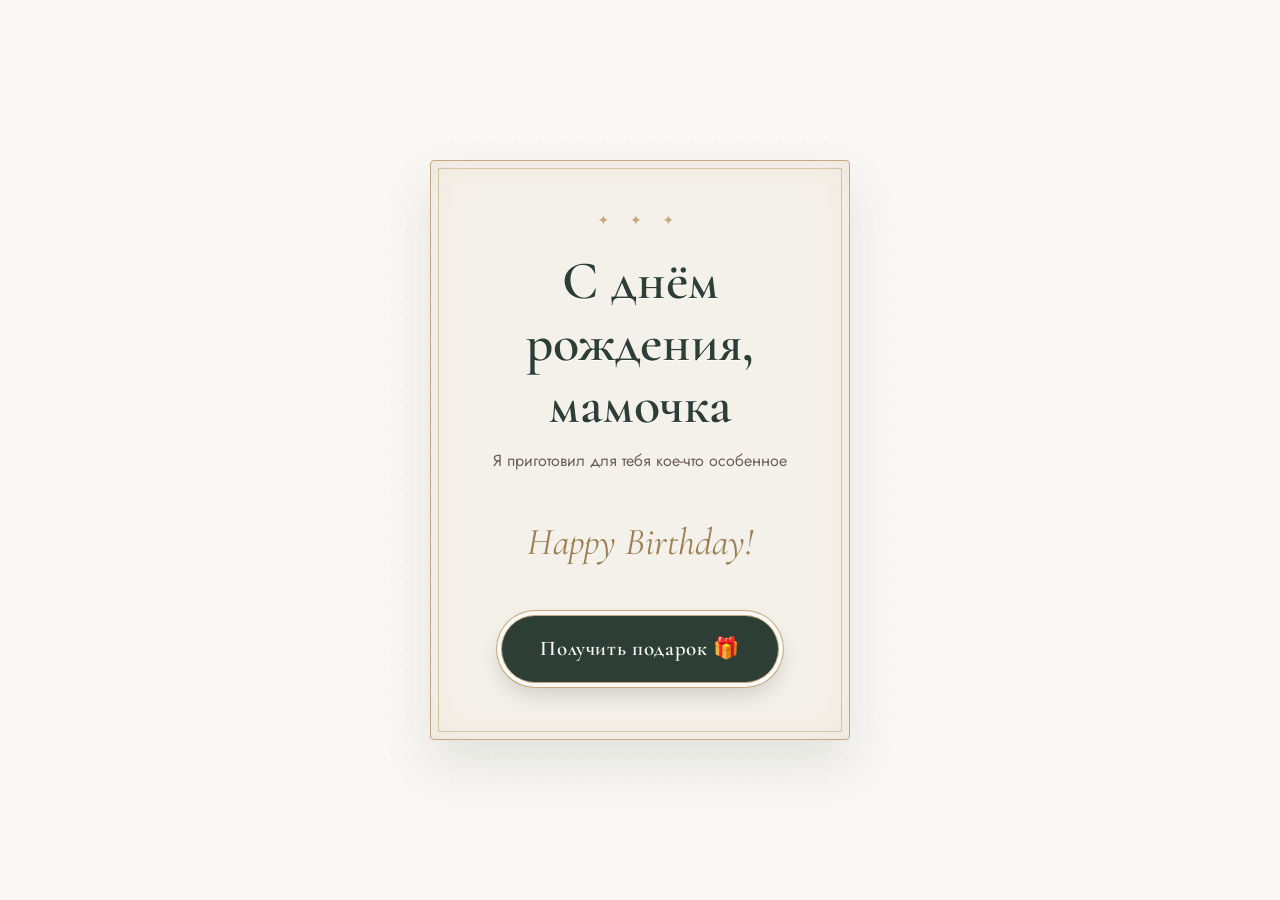
<file: index.html>
<!DOCTYPE html>
<html lang="ru">
<head>
<meta charset="UTF-8">
<meta name="viewport" content="width=device-width, initial-scale=1, viewport-fit=cover">
<meta name="theme-color" content="#2C3E35">
<title>Для тебя, мама</title>
<link href="https://fonts.googleapis.com/css2?family=Cormorant+Garamond:ital,wght@0,500;0,600;1,500&family=Jost:wght@400;500&display=swap" rel="stylesheet">
<link rel="stylesheet" href="css/style.css">
</head>
<body data-page="home">
<!-- ГЛАВНАЯ. Заголовок и подпись меняются здесь. Языки поздравлений: js/data.js -->
<main class="home"><div class="frame">
  <p class="orn">✦ ✦ ✦</p>
  <h1>С днём рождения,<br>мамочка</h1> <!-- ✏️ Заголовок, можно добавить имя мамы -->
  <p class="sub">Я приготовил для тебя кое-что особенное</p> <!-- ✏️ Подпись -->
  <div class="greet" id="greet" aria-live="polite"></div>
  <a class="btn" href="menu.html">Получить подарок 🎁</a>
</div></main>
<script src="js/data.js"></script>
<script src="js/progress.js"></script>
<script src="js/main.js"></script>
</body>
</html>
</file>
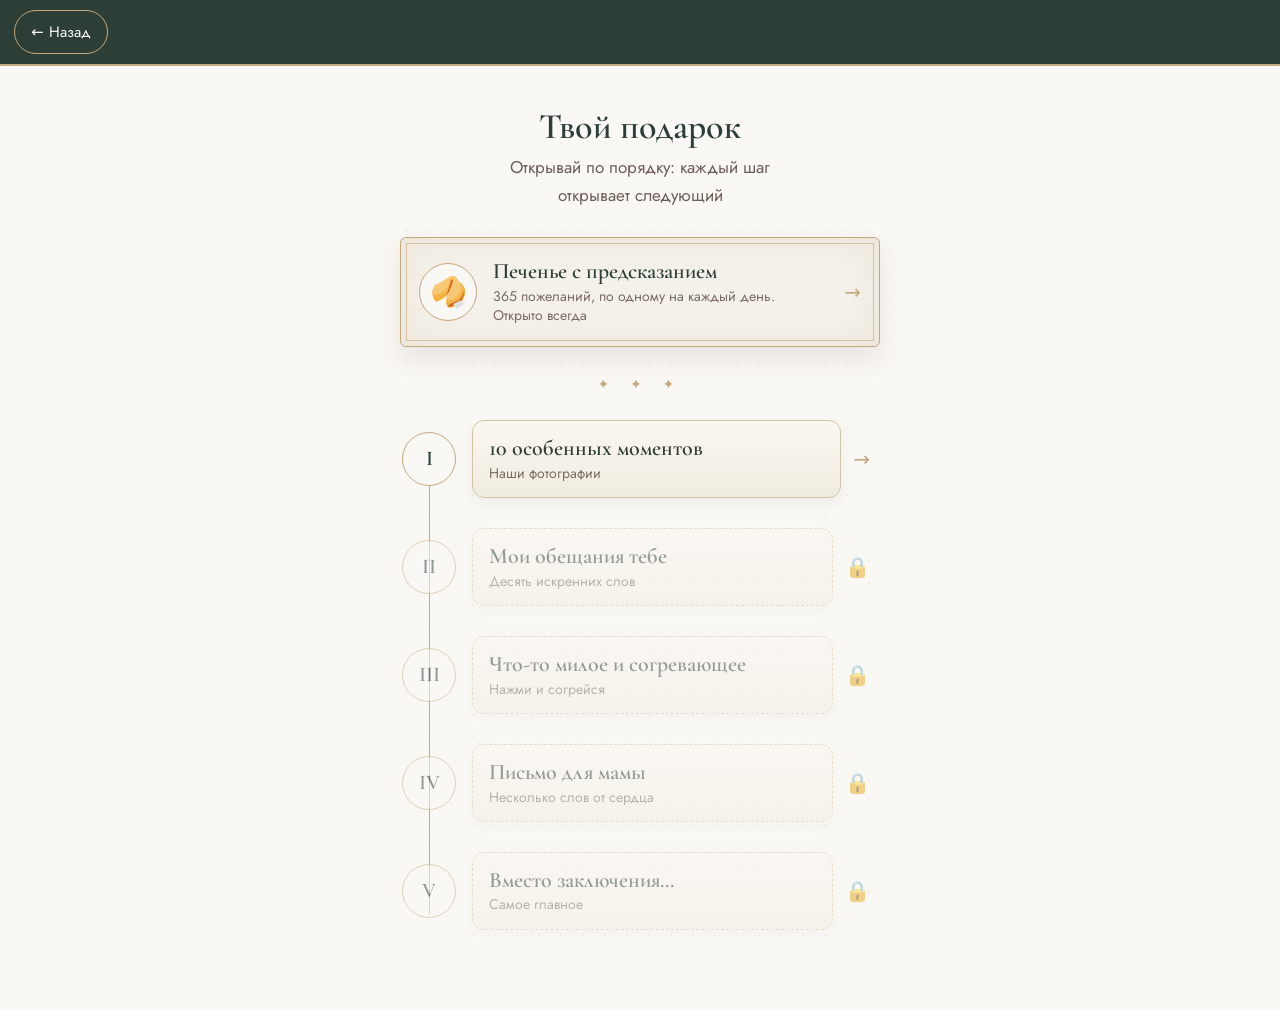
<file: final.html>
<!DOCTYPE html>
<html lang="ru">
<head>
<meta charset="UTF-8">
<meta name="viewport" content="width=device-width, initial-scale=1, viewport-fit=cover">
<meta name="theme-color" content="#2C3E35">
<title>Вместо заключения...</title>
<link href="https://fonts.googleapis.com/css2?family=Cormorant+Garamond:ital,wght@0,500;0,600;1,500&family=Jost:wght@400;500&display=swap" rel="stylesheet">
<link rel="stylesheet" href="css/style.css">
</head>
<body data-page="final" class="fin-bg">
<nav class="bar"><a href="menu.html">← Назад</a></nav>
<div class="inner"><h2>Вместо заключения...</h2><p class="orn">✦</p>
<div class="finale"><span class="seal">❤️</span><!-- ✏️ Финальное послание, можно править -->
Это не просто открытка, которую находят в интернете и отправляют за минуту.

В этот подарок я вложил своё время, душу и всю любовь, которая у меня есть к тебе.

Каждая строчка здесь — о тебе и для тебя.

Спасибо, что ты у меня есть. С днём рождения, мама! 💛</div>
</div>
<script src="js/data.js"></script>
<script src="js/progress.js"></script>
<script src="js/main.js"></script>
</body>
</html>
</file>
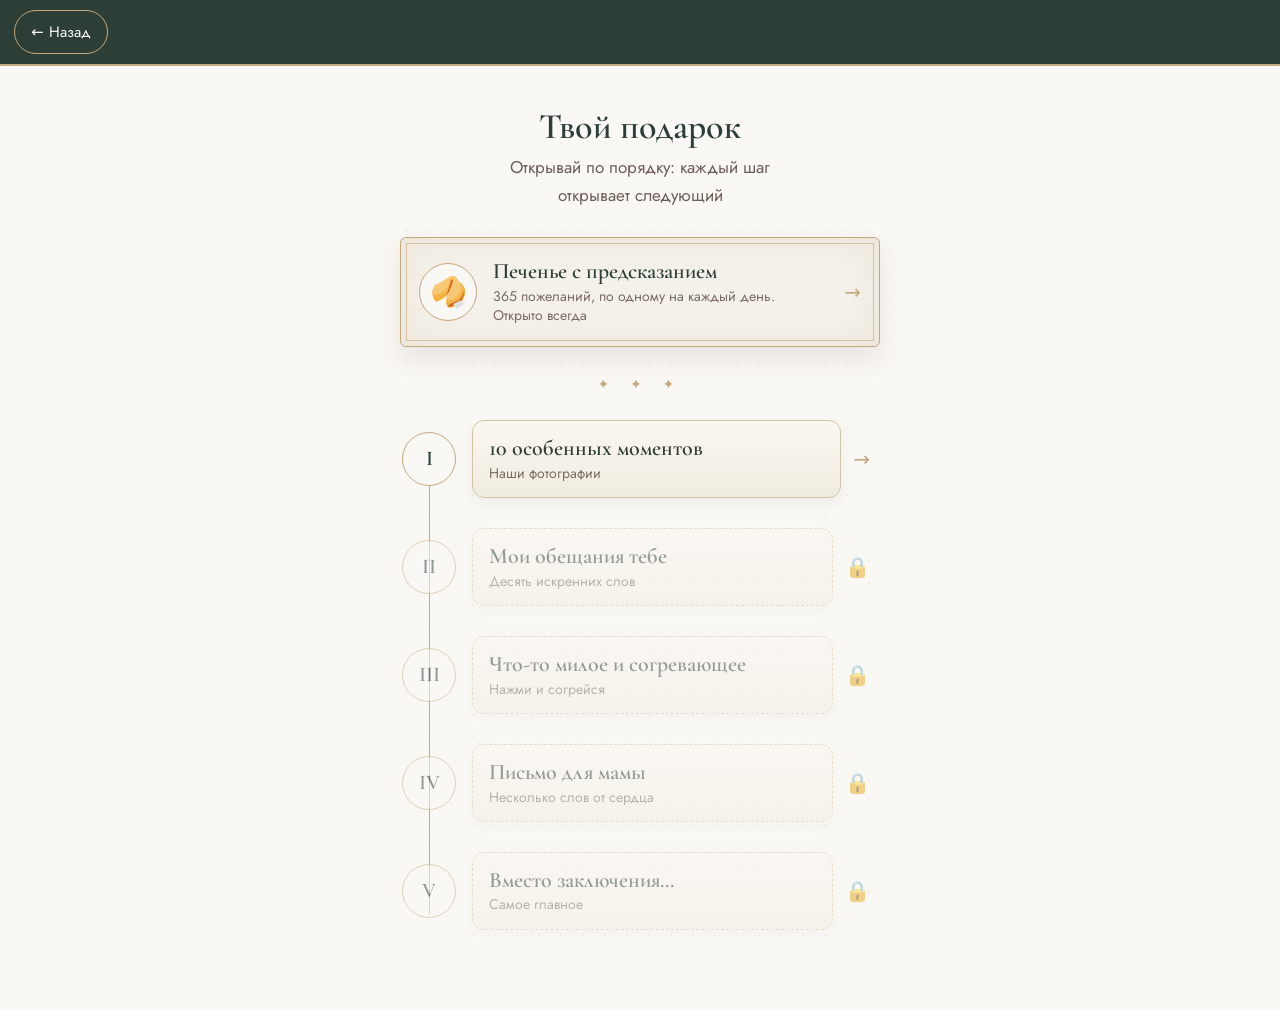
<file: letter.html>
<!DOCTYPE html>
<html lang="ru">
<head>
<meta charset="UTF-8">
<meta name="viewport" content="width=device-width, initial-scale=1, viewport-fit=cover">
<meta name="theme-color" content="#2C3E35">
<title>Письмо для мамы</title>
<link href="https://fonts.googleapis.com/css2?family=Cormorant+Garamond:ital,wght@0,500;0,600;1,500&family=Jost:wght@400;500&display=swap" rel="stylesheet">
<link rel="stylesheet" href="css/style.css">
</head>
<body data-page="letter">
<nav class="bar"><a href="menu.html">← Назад</a></nav>
<div class="inner"><h2>Письмо для мамы</h2><p class="orn">✦</p>
<div class="letter"><!-- ✏️ ВПИШИ СВОЙ ТЕКСТ НИЖЕ. Новая строка в коде = новая строка в письме. -->
Дорогая мамочка!

Я поздравляю тебя с твои днем рождения! Для меня очень важно что-то подарить тебе, но так как я не обладаю средствами на покупку, я решил сделать то чтоя умею.
Я хотел написать о том как сильно люблю тебя и ценю все что ты делаешь для меня, и для всей семьи, не описать словами как много ты делаешь и как ты важна для меня.
Я верю и иду к тому чтоб как можно скорее ты увидела как я тебя ценю и люблю, ведь моя главная цель это сделать вас счастливыми.
<span class="sign">Твой Кирюша ...</span><!-- ✏️ Подпись --></div>
</div>
<script src="js/data.js"></script>
<script src="js/progress.js"></script>
<script src="js/main.js"></script>
</body>
</html>
</file>
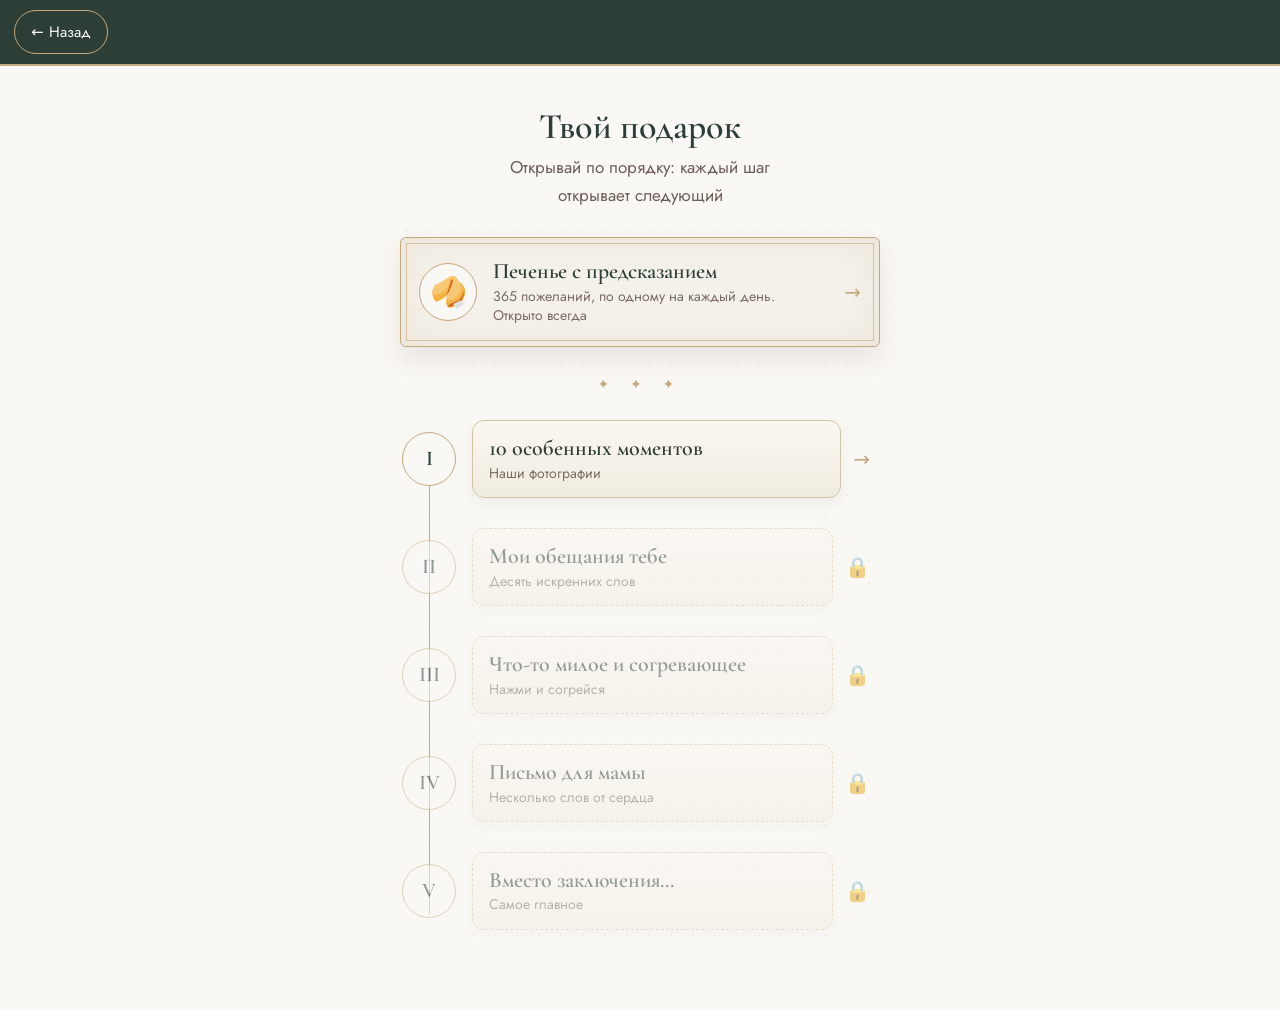
<file: menu.html>
<!DOCTYPE html>
<html lang="ru">
<head>
<meta charset="UTF-8">
<meta name="viewport" content="width=device-width, initial-scale=1, viewport-fit=cover">
<meta name="theme-color" content="#2C3E35">
<title>Твой подарок</title>
<link href="https://fonts.googleapis.com/css2?family=Cormorant+Garamond:ital,wght@0,500;0,600;1,500&family=Jost:wght@400;500&display=swap" rel="stylesheet">
<link rel="stylesheet" href="css/style.css">
</head>
<body data-page="menu">
<!-- МЕНЮ. Разделы открываются по порядку. Печенье с предсказанием открыто всегда. -->
<nav class="bar"><a href="index.html">← Назад</a></nav>
<main class="menu">
  <header><h2>Твой подарок</h2><p>Открывай по порядку: каждый шаг открывает следующий</p></header>
  <a class="wishcard" href="wishes.html"><span class="cookie-ic">🥠</span><span class="txt"><b>Печенье с предсказанием</b><small>365 пожеланий, по одному на каждый день. Открыто всегда</small></span><span class="state">→</span></a>
  <p class="orn">✦ ✦ ✦</p>
  <div class="path">
<a class="step" data-step="moments" href="moments.html"><span class="num">I</span><span class="txt"><b>10 особенных моментов</b><small>Наши фотографии</small></span><span class="state">→</span></a>
<a class="step" data-step="promises" href="promises.html"><span class="num">II</span><span class="txt"><b>Мои обещания тебе</b><small>Десять искренних слов</small></span><span class="state">→</span></a>
<a class="step" data-step="warm" href="warm.html"><span class="num">III</span><span class="txt"><b>Что-то милое и согревающее</b><small>Нажми и согрейся</small></span><span class="state">→</span></a>
<a class="step" data-step="letter" href="letter.html"><span class="num">IV</span><span class="txt"><b>Письмо для мамы</b><small>Несколько слов от сердца</small></span><span class="state">→</span></a>
<a class="step final" data-step="final" href="final.html"><span class="num">V</span><span class="txt"><b>Вместо заключения...</b><small>Самое главное</small></span><span class="state">→</span></a>
  </div>
</main>
<script src="js/data.js"></script>
<script src="js/progress.js"></script>
<script src="js/main.js"></script>
</body>
</html>
</file>
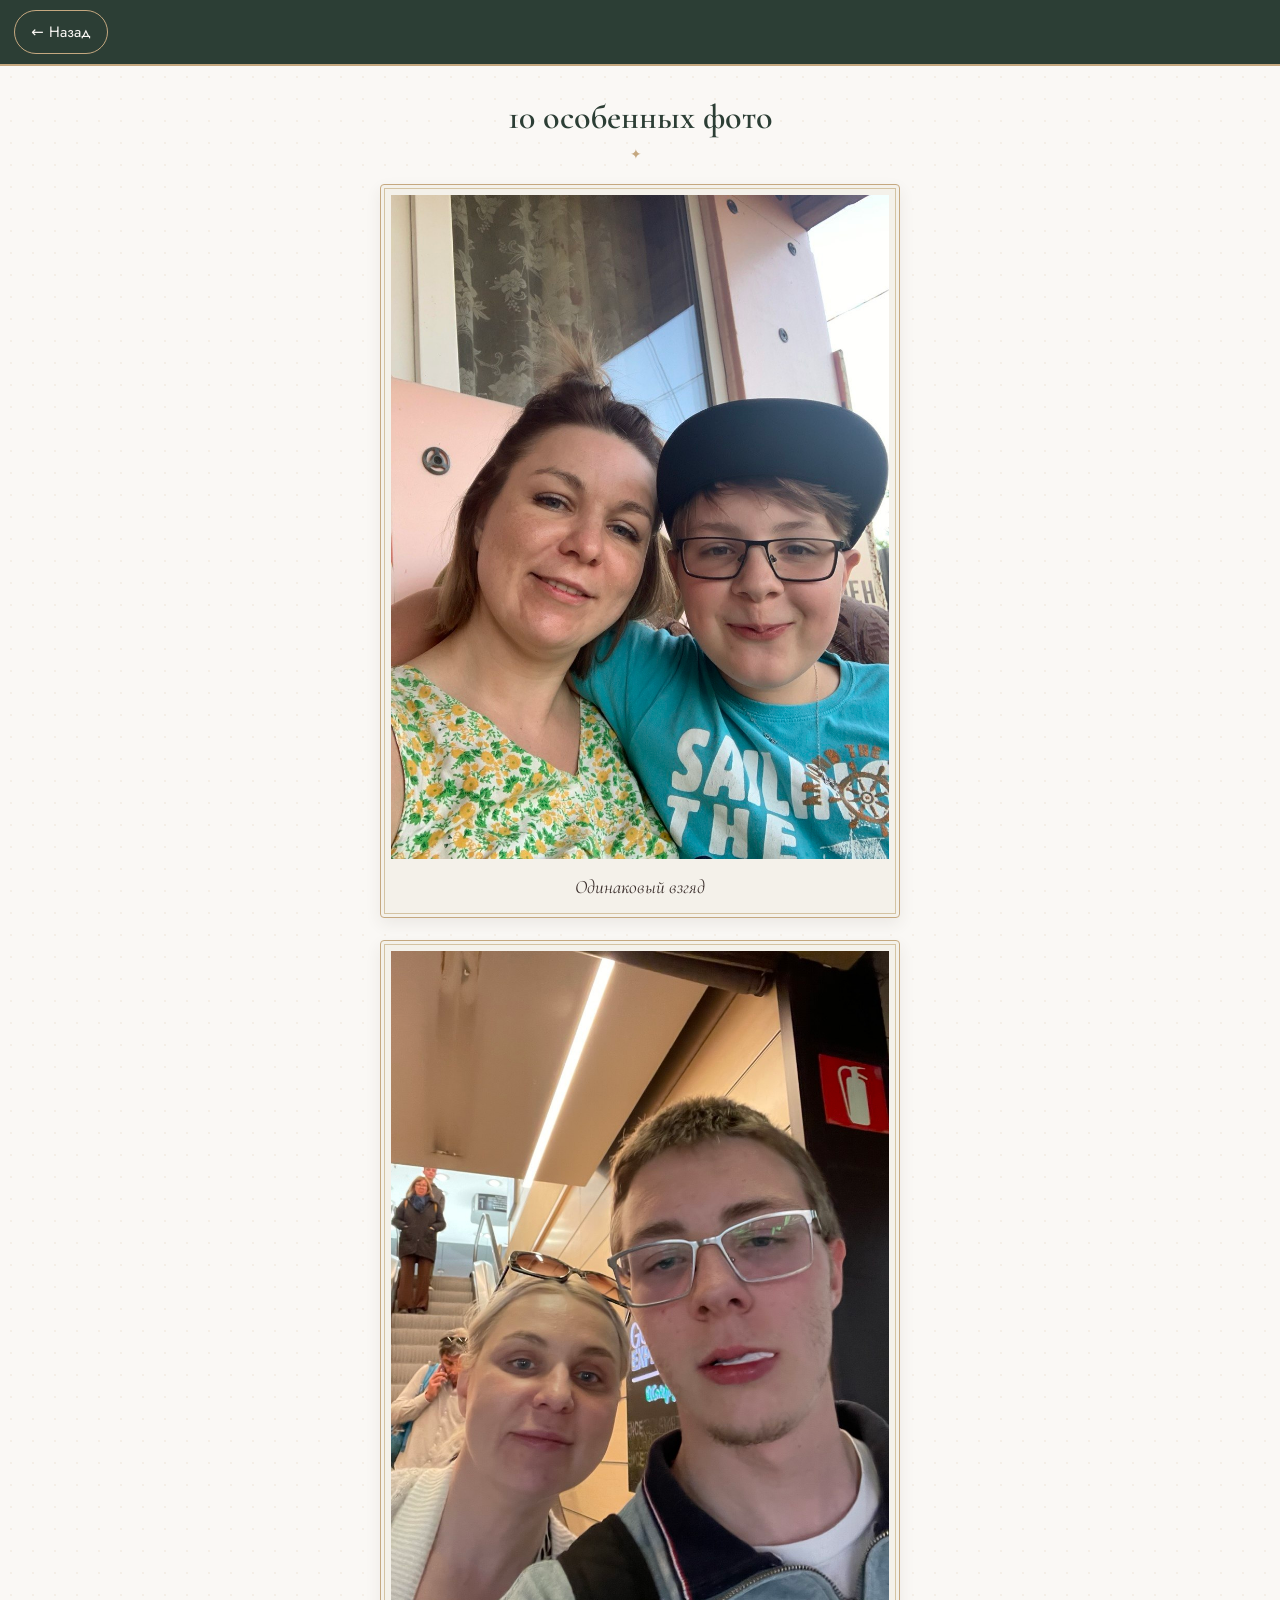
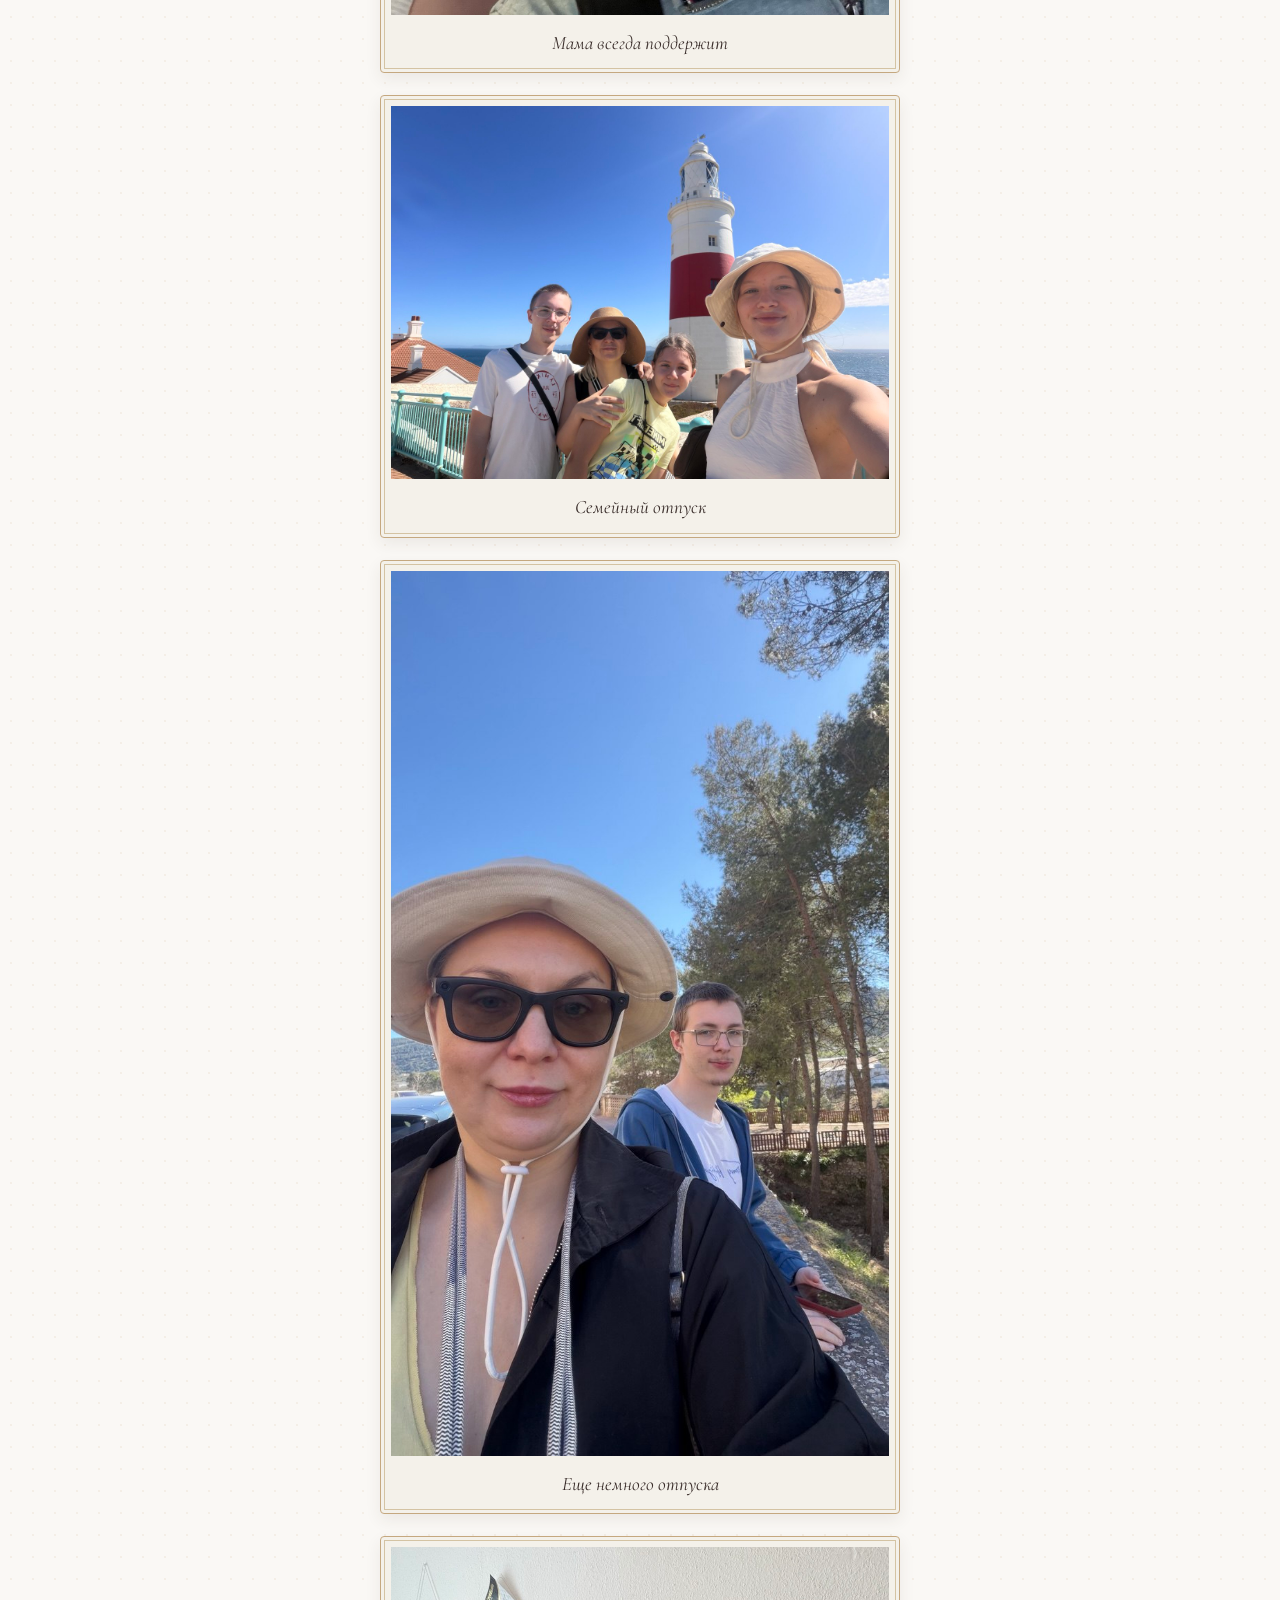
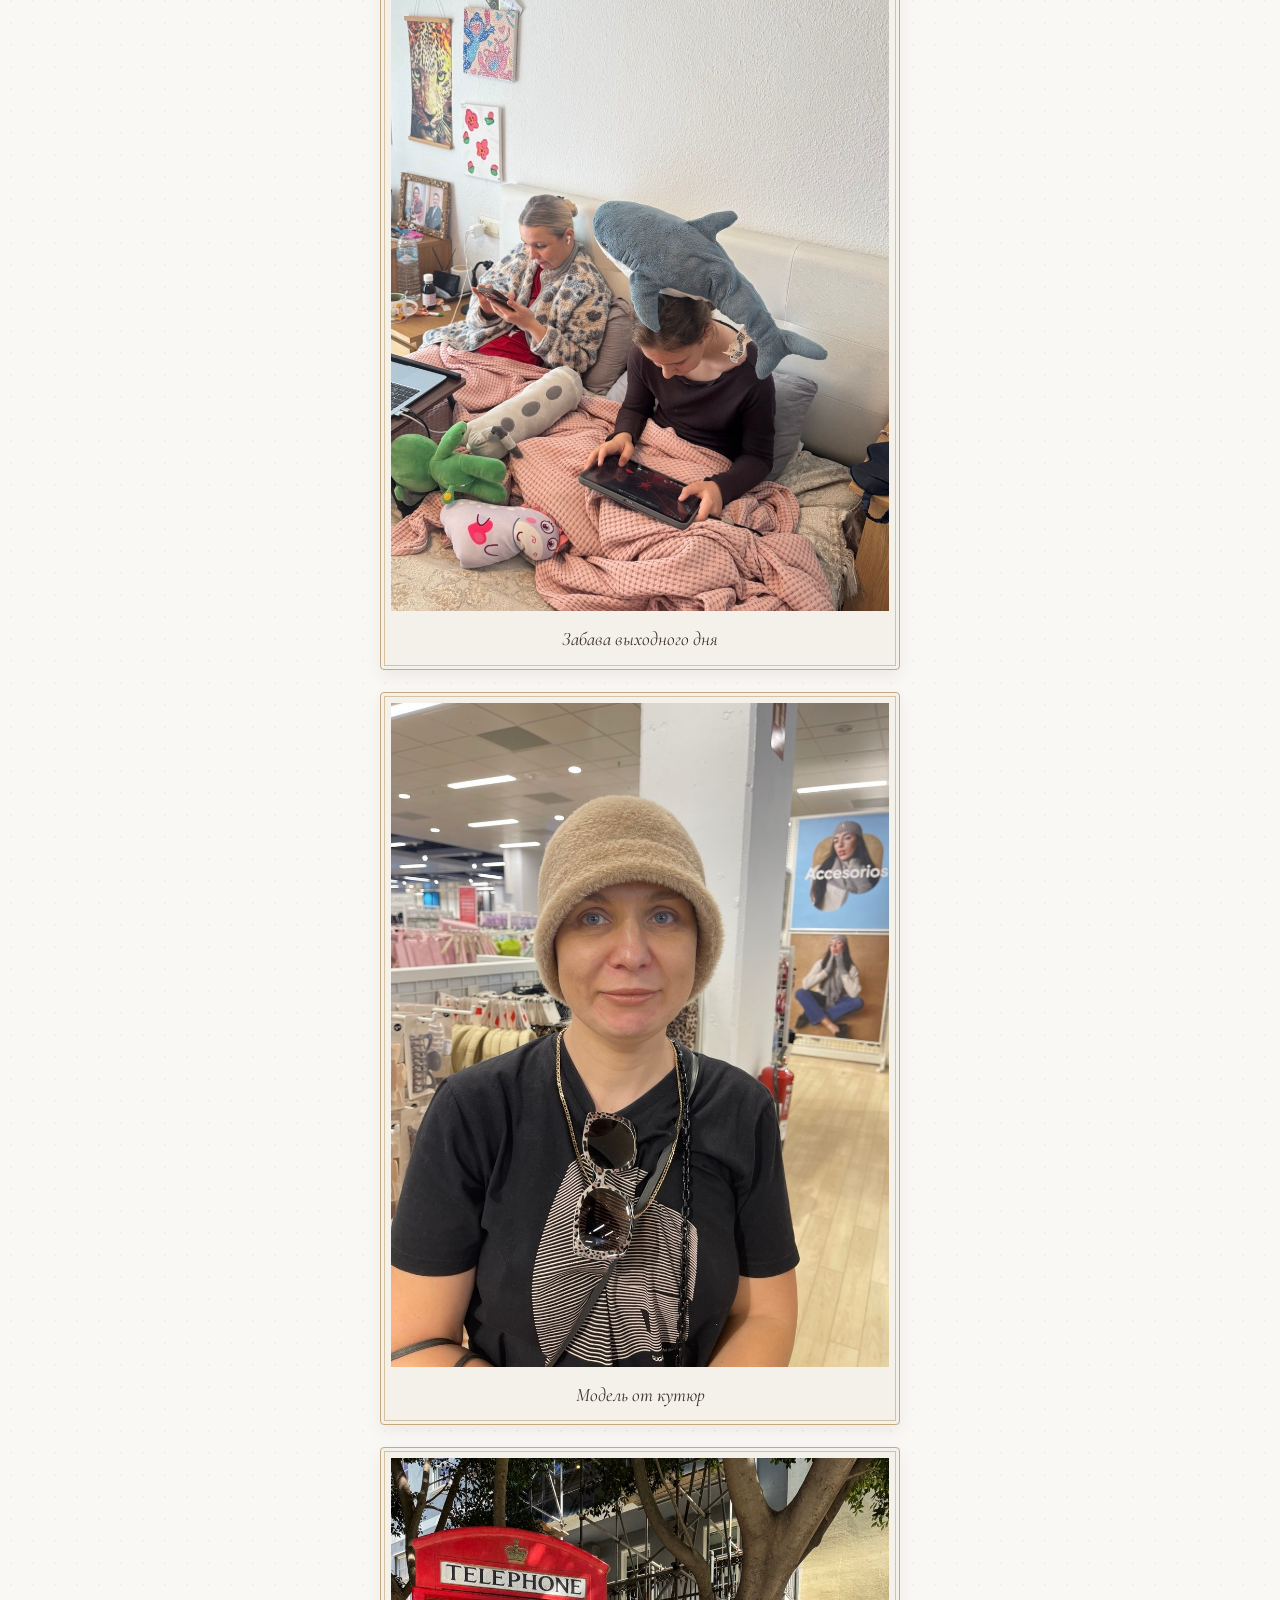
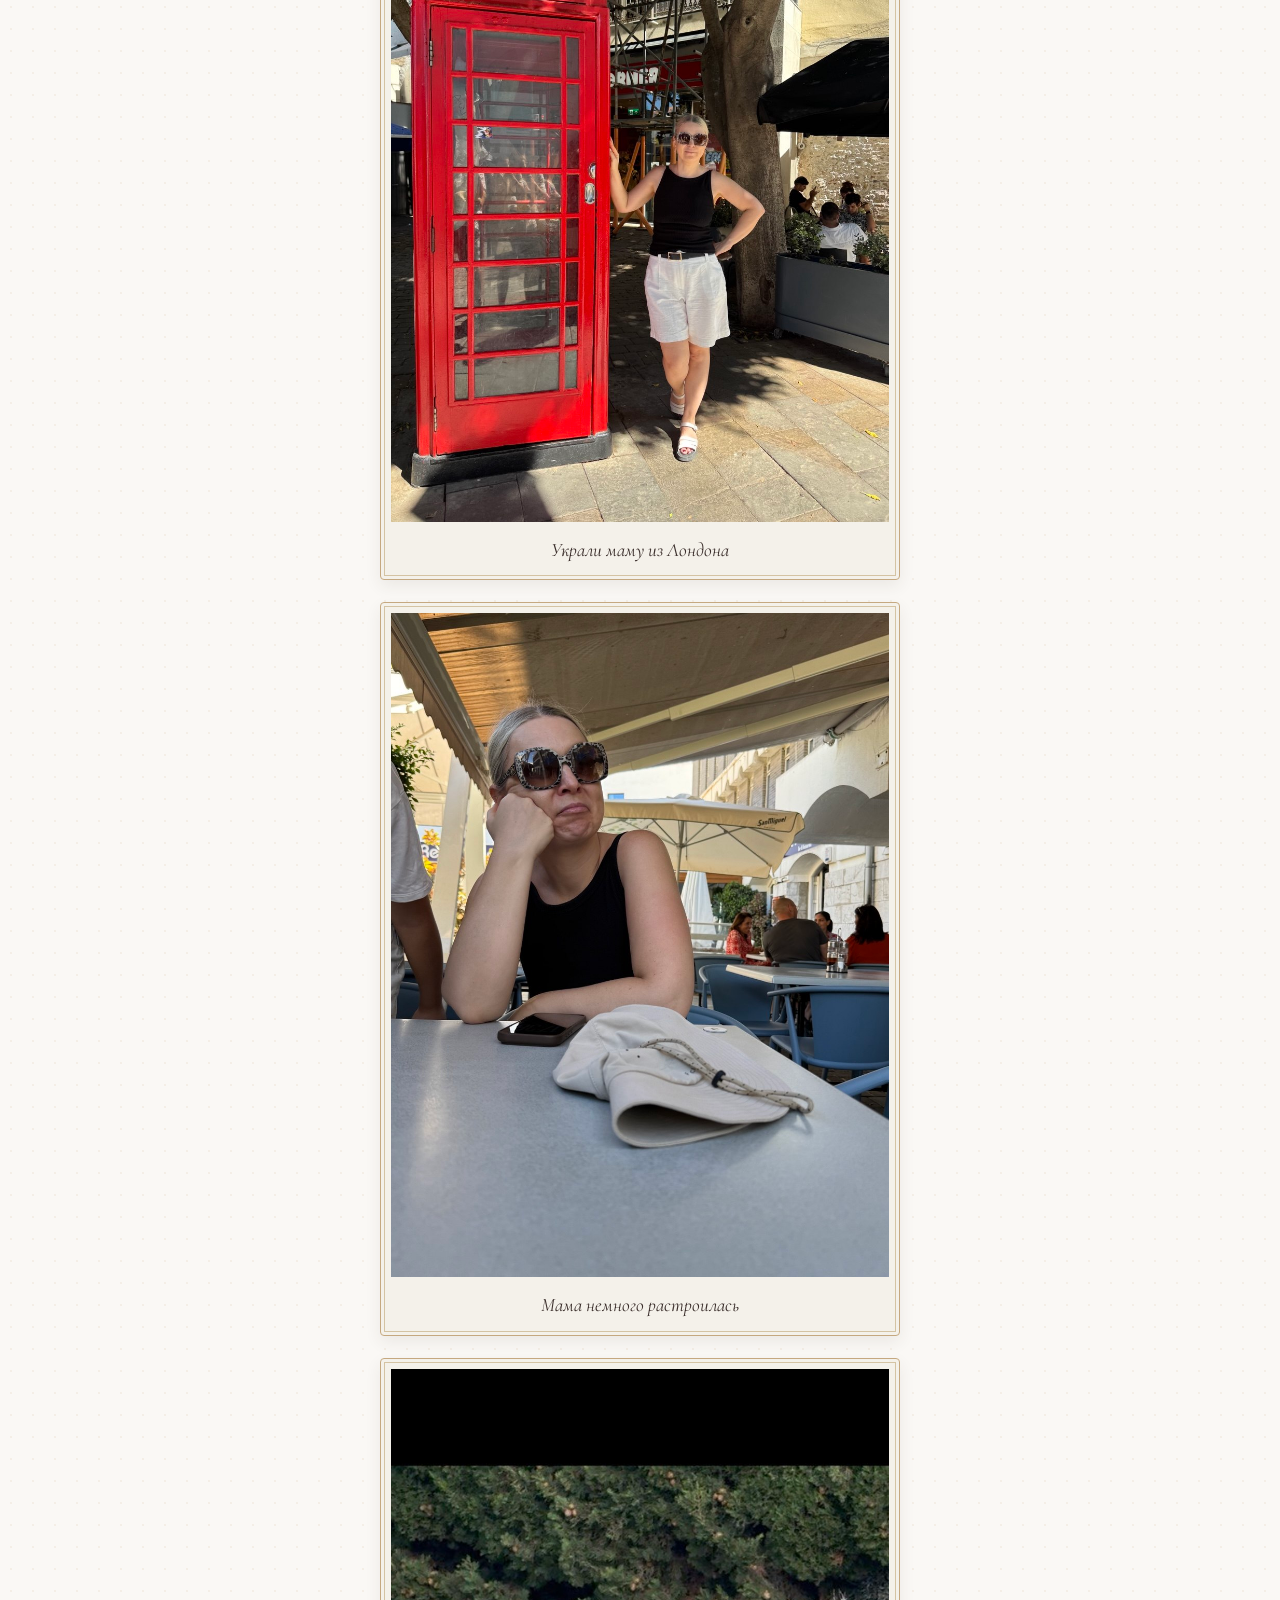
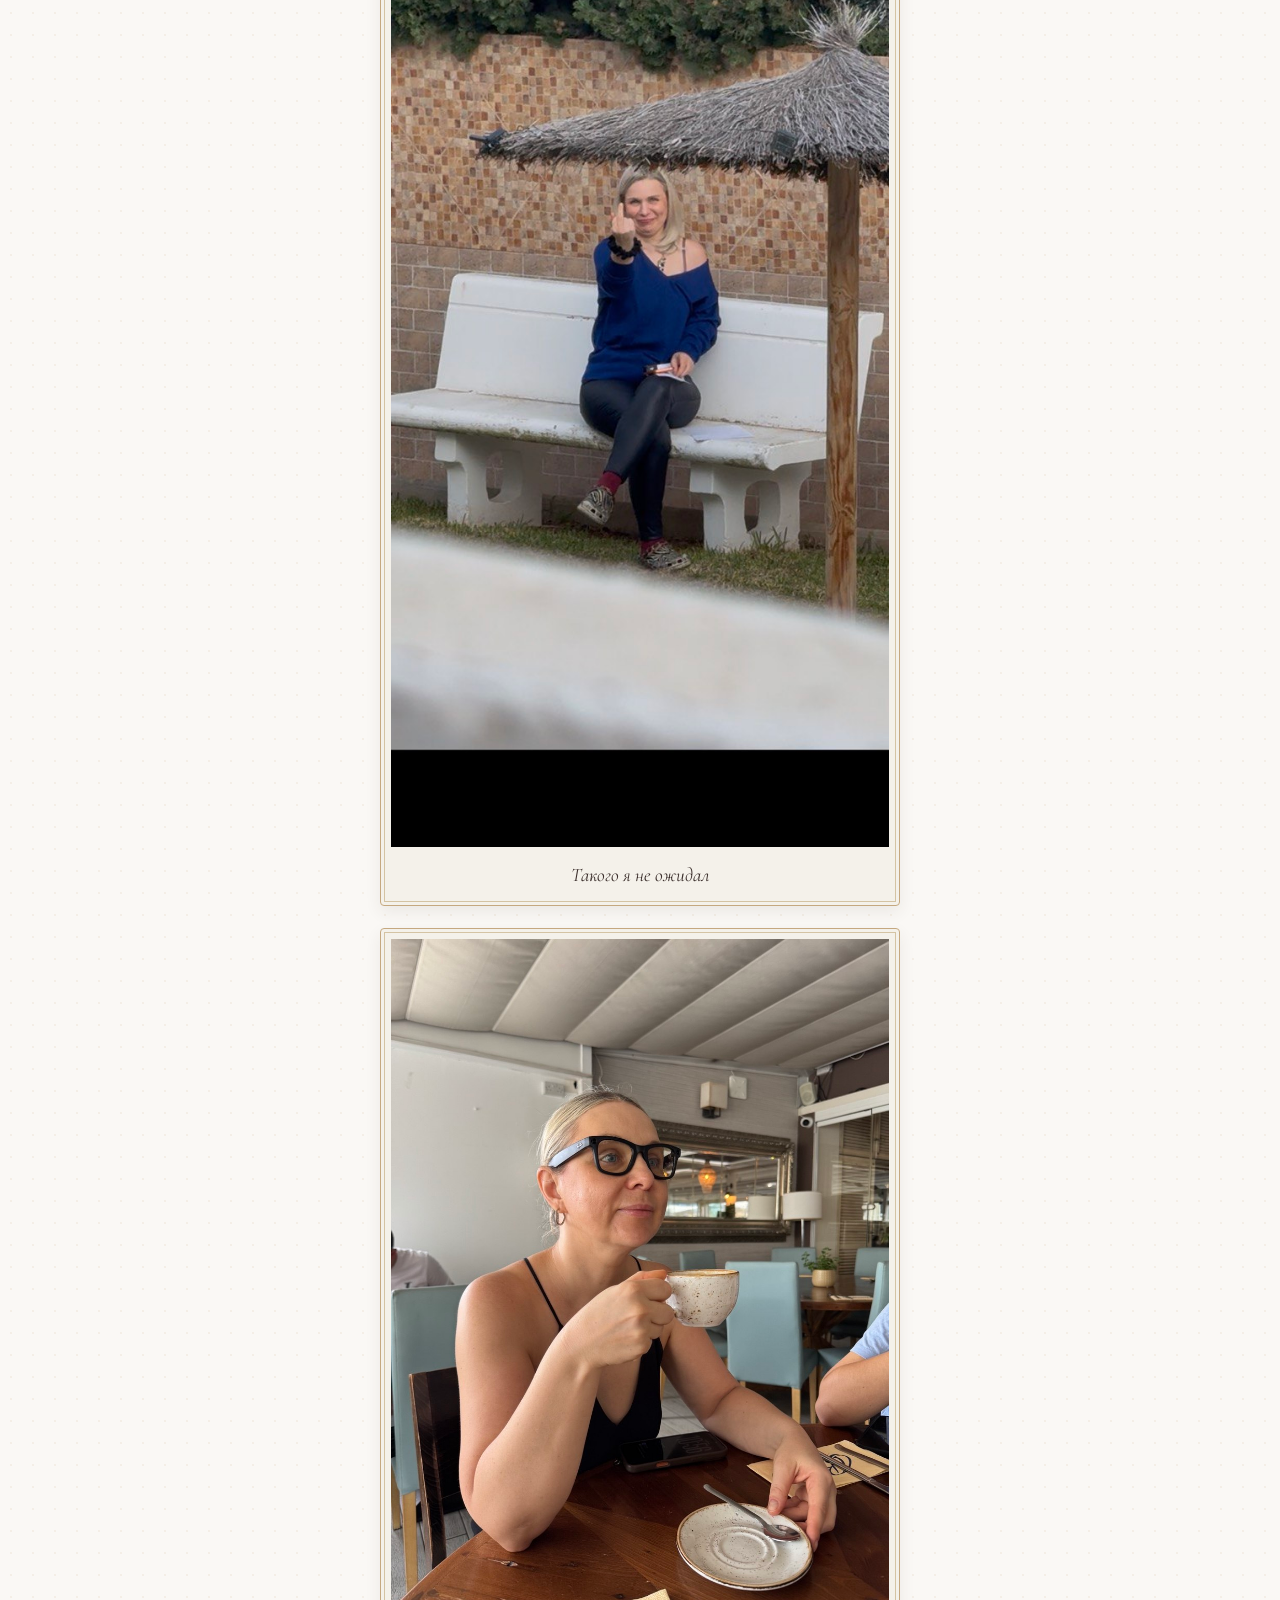
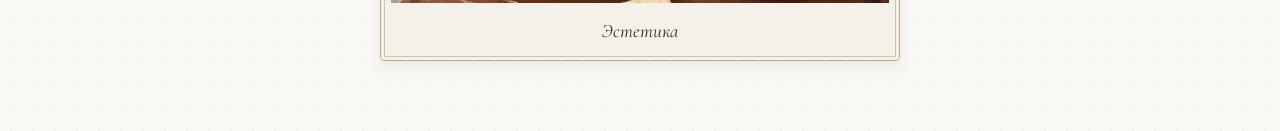
<file: moments.html>
<!DOCTYPE html>
<html lang="ru">
<head>
<meta charset="UTF-8">
<meta name="viewport" content="width=device-width, initial-scale=1, viewport-fit=cover">
<meta name="theme-color" content="#2C3E35">
<title>10 особенных фото</title>
<link href="https://fonts.googleapis.com/css2?family=Cormorant+Garamond:ital,wght@0,500;0,600;1,500&family=Jost:wght@400;500&display=swap" rel="stylesheet">
<link rel="stylesheet" href="css/style.css">
</head>
<body data-page="moments">
<nav class="bar"><a href="menu.html">← Назад</a></nav>
<!-- Фото и подписи меняются в js/data.js (блок photos) -->
<div class="inner"><h2>10 особенных фото</h2><p class="orn">✦</p><div class="photos" id="photoList"></div></div>
<script src="js/data.js"></script>
<script src="js/progress.js"></script>
<script src="js/main.js"></script>
</body>
</html>
</file>
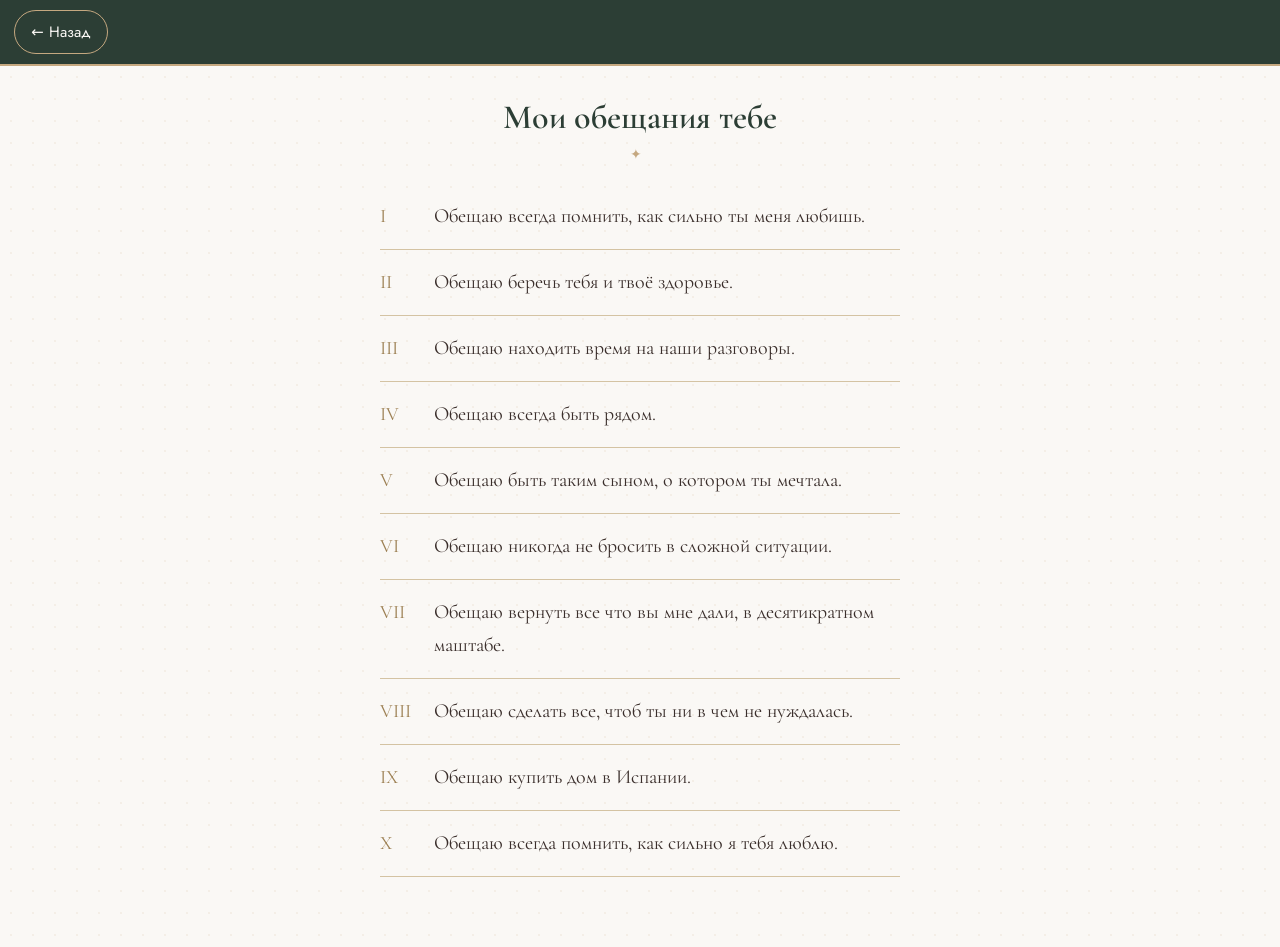
<file: promises.html>
<!DOCTYPE html>
<html lang="ru">
<head>
<meta charset="UTF-8">
<meta name="viewport" content="width=device-width, initial-scale=1, viewport-fit=cover">
<meta name="theme-color" content="#2C3E35">
<title>Мои обещания тебе</title>
<link href="https://fonts.googleapis.com/css2?family=Cormorant+Garamond:ital,wght@0,500;0,600;1,500&family=Jost:wght@400;500&display=swap" rel="stylesheet">
<link rel="stylesheet" href="css/style.css">
</head>
<body data-page="promises">
<nav class="bar"><a href="menu.html">← Назад</a></nav>
<!-- Обещания меняются в js/data.js (блок promises) -->
<div class="inner"><h2>Мои обещания тебе</h2><p class="orn">✦</p><ol class="promises" id="promiseList"></ol></div>
<script src="js/data.js"></script>
<script src="js/progress.js"></script>
<script src="js/main.js"></script>
</body>
</html>
</file>
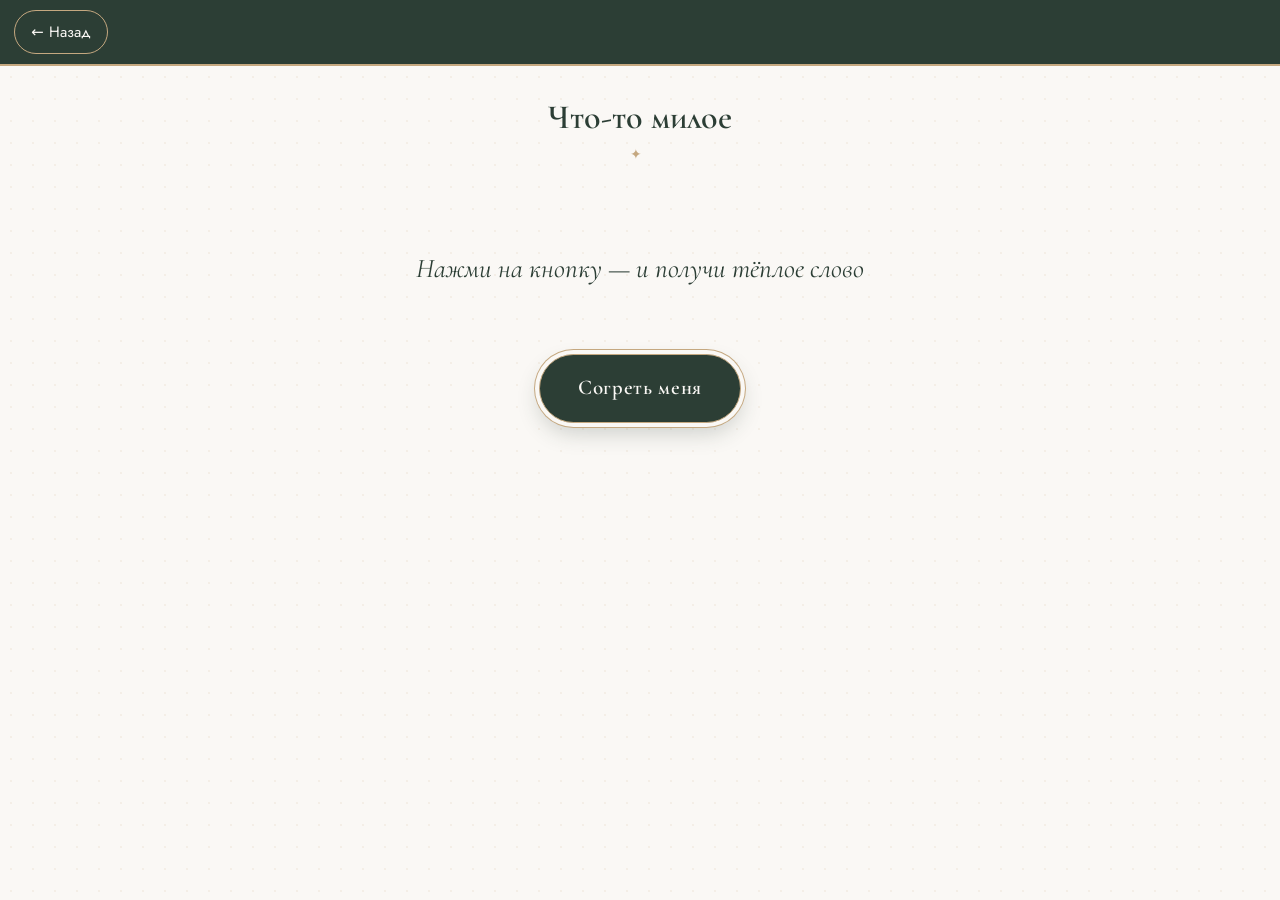
<file: warm.html>
<!DOCTYPE html>
<html lang="ru">
<head>
<meta charset="UTF-8">
<meta name="viewport" content="width=device-width, initial-scale=1, viewport-fit=cover">
<meta name="theme-color" content="#2C3E35">
<title>Что-то милое</title>
<link href="https://fonts.googleapis.com/css2?family=Cormorant+Garamond:ital,wght@0,500;0,600;1,500&family=Jost:wght@400;500&display=swap" rel="stylesheet">
<link rel="stylesheet" href="css/style.css">
</head>
<body data-page="warm">
<nav class="bar"><a href="menu.html">← Назад</a></nav>
<!-- Тёплые слова меняются в js/data.js (блок compliments) -->
<div class="inner warm"><h2>Что-то милое</h2><p class="orn">✦</p>
<div class="phrase" id="phrase">Нажми на кнопку — и получи тёплое слово</div>
<button class="btn" id="warmBtn">Согреть меня</button></div>
<script src="js/data.js"></script>
<script src="js/progress.js"></script>
<script src="js/main.js"></script>
</body>
</html>
</file>
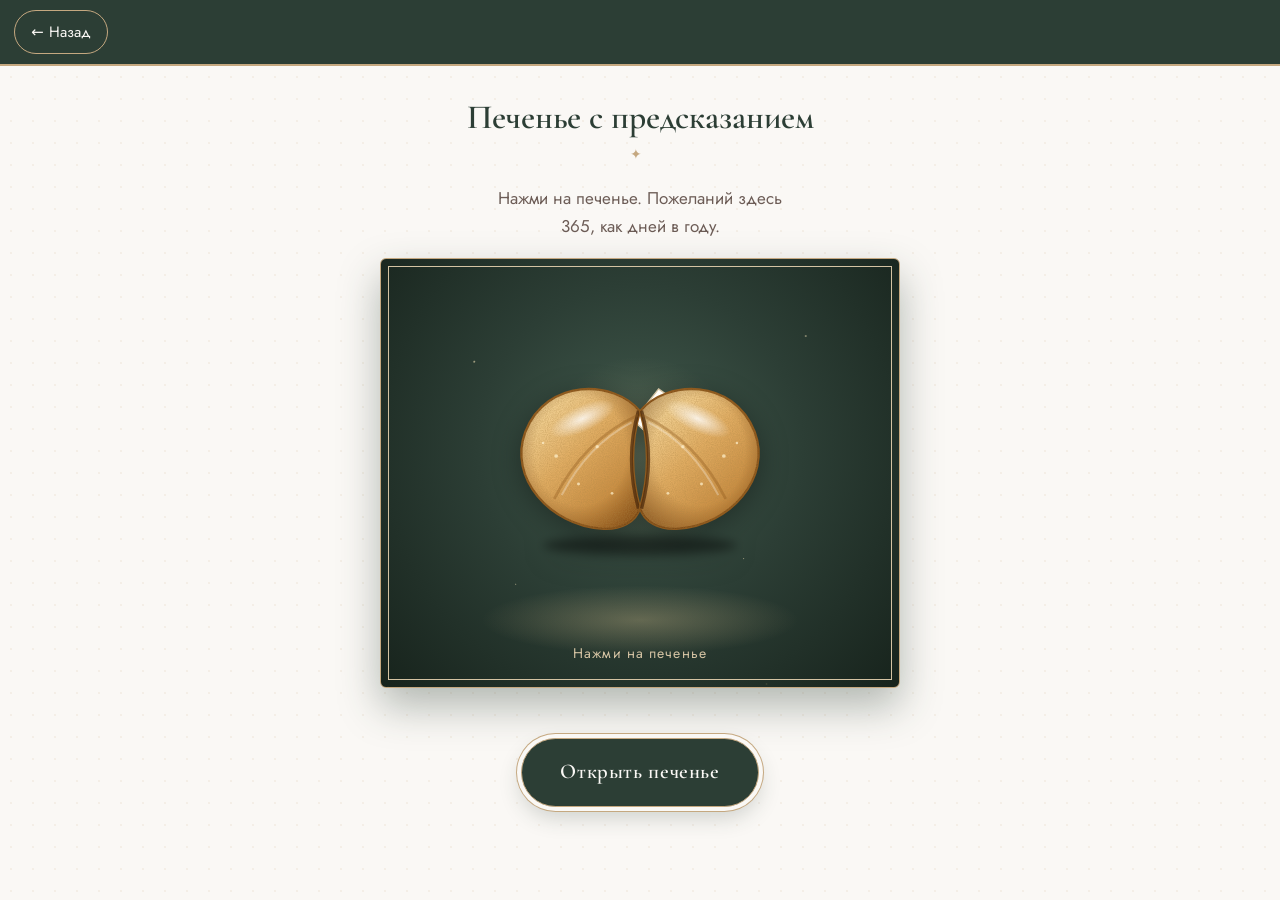
<file: wishes.html>
<!DOCTYPE html>
<html lang="ru">
<head>
<meta charset="UTF-8">
<meta name="viewport" content="width=device-width, initial-scale=1, viewport-fit=cover">
<meta name="theme-color" content="#2C3E35">
<title>Печенье с предсказанием</title>
<link href="https://fonts.googleapis.com/css2?family=Cormorant+Garamond:ital,wght@0,500;0,600;1,500&family=Jost:wght@400;500&display=swap" rel="stylesheet">
<link rel="stylesheet" href="css/style.css">
</head>
<body data-page="wishes">
<nav class="bar"><a href="menu.html">← Назад</a></nav>
<!-- ПЕЧЕНЬЕ С ПРЕДСКАЗАНИЕМ. Пожелания лежат в js/wishes.js, там их можно менять. -->
<div class="inner wishpage"><h2>Печенье с предсказанием</h2><p class="orn">✦</p>
<p class="lead">Нажми на печенье. Пожеланий здесь 365, как дней в году.</p>
<!-- СЦЕНА С ПЕЧЕНЬЕМ. Сами пожелания лежат в js/wishes.js -->
<div class="altar idle" id="stage">
  <canvas id="fx"></canvas><div class="rays"></div><div class="halo"></div>
  <div class="cookie"><svg viewBox="0 0 300 220" width="280" height="205" aria-hidden="true">
<defs>
<path id="pl" d="M150 62 C122 28 50 26 27 84 C8 134 54 184 108 188 C130 190 146 180 150 166 C140 130 140 96 150 62 Z"/><path id="pr" d="M150 62 C178 28 250 26 273 84 C292 134 246 184 192 188 C170 190 154 180 150 166 C160 130 160 96 150 62 Z"/>
<clipPath id="cl"><use href="#pl"/></clipPath><clipPath id="cr"><use href="#pr"/></clipPath>
<linearGradient id="ckb" x1=".1" y1="0" x2=".9" y2="1"><stop offset="0" stop-color="#F8E0A8"/><stop offset=".45" stop-color="#E0AC62"/><stop offset="1" stop-color="#B9792E"/></linearGradient>
<radialGradient id="ckv" cx=".5" cy=".45" r=".62"><stop offset=".62" stop-color="#6B3A0C" stop-opacity="0"/><stop offset="1" stop-color="#6B3A0C" stop-opacity=".55"/></radialGradient>
<radialGradient id="ckh"><stop offset="0" stop-color="#fff" stop-opacity=".8"/><stop offset="1" stop-color="#fff" stop-opacity="0"/></radialGradient>
<filter id="grain" x="0" y="0" width="100%" height="100%"><feTurbulence type="fractalNoise" baseFrequency=".85" numOctaves="2" seed="7"/><feColorMatrix values="0 0 0 0 .42  0 0 0 0 .24  0 0 0 0 .06  0 0 1.3 0 -.4"/></filter>
</defs>
<ellipse class="sh" cx="150" cy="206" rx="104" ry="10"/>
<path class="tip" d="M143 72 L170 38 L184 48 L154 82 Z" fill="#FFFDF8" stroke="#D4C3A3" stroke-width="1.5"/>
<g class="half l"><use href="#pl" fill="url(#ckb)" stroke="#8F5A1E" stroke-width="2.5" stroke-linejoin="round"/><use href="#pl" fill="url(#ckv)"/>
<rect width="300" height="220" filter="url(#grain)" opacity=".5" clip-path="url(#cl)"/>
<g clip-path="url(#cl)"><path d="M150 62 C140 96 140 130 150 166" fill="none" stroke="#4E2B0C" stroke-width="7" opacity=".75"/><path d="M148 66 C118 80 84 104 58 156" fill="none" stroke="#8A5418" stroke-width="3" opacity=".35"/><path d="M141 74 C114 88 88 110 66 152" fill="none" stroke="#fff" stroke-width="2.2" opacity=".28"/>
<ellipse cx="88" cy="70" rx="38" ry="14" fill="url(#ckh)" transform="rotate(-25 88 70)"/><g fill="#FFF2CF" opacity=".7"><circle cx="60" cy="110" r="2"/><circle cx="84" cy="140" r="1.6"/><circle cx="46" cy="96" r="1.4"/><circle cx="104" cy="100" r="1.8"/><circle cx="120" cy="150" r="1.5"/></g></g>
<path class="crackln" d="M150 56 L142 86 L158 108 L141 132 L156 152 L150 172" fill="none" stroke="#FFF3C8" stroke-width="3" stroke-linejoin="round"/></g>
<g class="half r"><use href="#pr" fill="url(#ckb)" stroke="#8F5A1E" stroke-width="2.5" stroke-linejoin="round"/><use href="#pr" fill="url(#ckv)"/>
<rect width="300" height="220" filter="url(#grain)" opacity=".5" clip-path="url(#cr)"/>
<g clip-path="url(#cr)"><path d="M150 62 C160 96 160 130 150 166" fill="none" stroke="#4E2B0C" stroke-width="7" opacity=".75"/><path d="M152 66 C182 80 216 104 242 156" fill="none" stroke="#8A5418" stroke-width="3" opacity=".35"/><path d="M159 74 C186 88 212 110 234 152" fill="none" stroke="#fff" stroke-width="2.2" opacity=".28"/>
<ellipse cx="212" cy="70" rx="38" ry="14" fill="url(#ckh)" transform="rotate(25 212 70)"/><g fill="#FFF2CF" opacity=".7"><circle cx="240" cy="110" r="2"/><circle cx="216" cy="140" r="1.6"/><circle cx="254" cy="96" r="1.4"/><circle cx="196" cy="100" r="1.8"/><circle cx="180" cy="150" r="1.5"/></g></g>
</g>
</svg></div>
  <div class="paper"></div><div class="ring"></div><div class="ring r2"></div><div class="flash"></div>
  <p class="hint">Нажми на печенье</p>
</div>
<!-- КАРТОЧКА С ПОЖЕЛАНИЕМ: появляется под сценой после раскрытия печенья -->
<div class="wishbox" id="wishbox"><p id="wish"></p></div>
<p class="wcount" id="wishCount"></p>
<button class="btn" id="cookieBtn">Открыть печенье</button></div>
<script src="js/wishes.js"></script>
<script src="js/cookie.js"></script>
<script src="js/data.js"></script>
<script src="js/progress.js"></script>
<script src="js/main.js"></script>
</body>
</html>
</file>
<file: css/style.css>
/* ===== ЦВЕТА И ШРИФТЫ: всё меняется здесь ===== */
:root{
  --paper:#FAF8F5;   /* фон: слоновая кость */
  --paper2:#F4F1EA;  /* фон плашек и писем */
  --green:#2C3E35;   /* глубокий тёмно-зелёный */
  --gold:#C5A880;    /* золото */
  --gold2:#D4C3A3;   /* приглушённый беж */
  --ink:#3A2E2B;     /* шоколадный текст */
  --serif:'Cormorant Garamond',Georgia,'Times New Roman',serif;
  --sans:'Jost',system-ui,-apple-system,'Segoe UI',sans-serif;
}
*{box-sizing:border-box;margin:0;padding:0;-webkit-tap-highlight-color:transparent}
html{scroll-behavior:smooth}
body{background:var(--paper);color:var(--ink);font-family:var(--sans);font-size:17px;line-height:1.65;overflow-x:hidden;min-height:100svh;animation:pageIn .7s ease both}
body.leaving{opacity:0;transform:translateY(-6px);transition:opacity .28s,transform .28s}
@keyframes pageIn{from{opacity:0;transform:translateY(10px) scale(.99)}to{opacity:1;transform:none}}
a,button{font:inherit;color:inherit;text-decoration:none;cursor:pointer}
button{border:0;background:none}
:focus-visible{outline:2px solid var(--gold);outline-offset:3px}
h1,h2{font-family:var(--serif);font-weight:600;color:var(--green);line-height:1.15}
.orn{color:var(--gold);letter-spacing:.6em;font-size:14px;text-align:center;margin-bottom:18px}

.btn{display:inline-block;background:var(--green);color:var(--paper);font-family:var(--serif);font-size:21px;font-weight:600;letter-spacing:.03em;padding:16px 38px;border-radius:999px;border:1px solid var(--gold);box-shadow:0 0 0 4px var(--paper),0 0 0 5px var(--gold),0 10px 22px rgba(44,62,53,.22);transition:transform .2s}
.btn:active{transform:scale(.97)}

/* ГЛАВНАЯ */
.home{display:flex;align-items:center;justify-content:center;text-align:center;padding:40px 28px;min-height:100svh}
.frame{width:100%;max-width:420px;border:1px solid var(--gold);outline:1px solid var(--gold2);outline-offset:-9px;padding:48px 22px;border-radius:4px;background:var(--paper2)}
.home h1{font-size:clamp(38px,11vw,54px);margin-bottom:12px}
.home .sub{color:#6d5d57;font-size:16px}
.greet{position:relative;height:84px;margin:26px 0 30px}
.greet span{position:absolute;inset:0;display:flex;align-items:center;justify-content:center;font-family:var(--serif);font-style:italic;font-size:clamp(28px,8vw,38px);color:#9c7f52;opacity:0;transform:scale(.94);transition:opacity 1s ease,transform 1s ease}
.greet span.on{opacity:1;transform:scale(1)}

/* МЕНЮ */
.menu{padding:0 20px 60px;max-width:520px;margin:0 auto}
.menu header{text-align:center;padding:40px 0 28px}
.menu h2{font-size:36px}
.menu header p{color:#6d5d57}
.card{display:flex;align-items:center;gap:16px;width:100%;background:var(--paper2);border:1px solid var(--gold);border-radius:14px;padding:18px;margin-bottom:14px;min-height:88px;box-shadow:0 6px 16px rgba(58,46,43,.07);transition:transform .2s}
.card:active{transform:scale(.98)}
.card .ic{flex:none;width:52px;height:52px;border-radius:50%;border:1px solid var(--gold);background:var(--paper);display:grid;place-items:center;font-size:24px}
.card b{display:block;font-family:var(--serif);font-size:22px;font-weight:600;color:var(--green);line-height:1.2}
.card small{color:#7a6a64;font-size:14px}
.card.final{background:var(--green);margin-top:26px;box-shadow:0 0 0 4px var(--paper),0 0 0 5px var(--gold),0 12px 28px rgba(44,62,53,.3)}
.card.final b{color:var(--paper)}.card.final small{color:var(--gold2)}
.card.final .ic{background:transparent}

/* ВНУТРЕННИЕ СТРАНИЦЫ */
.bar{position:sticky;top:0;z-index:10;display:flex;justify-content:space-between;align-items:center;background:var(--green);padding:10px 14px;border-bottom:2px solid var(--gold)}
.bar a{display:inline-flex;align-items:center;min-height:44px;padding:0 16px;color:var(--paper);border:1px solid var(--gold);border-radius:999px;font-size:15px}
.inner{max-width:560px;margin:0 auto;padding:32px 20px 70px}
.inner h2{font-size:34px;text-align:center;margin-bottom:6px}
.letter{background:var(--paper2);border:1px solid var(--gold);outline:1px solid var(--gold2);outline-offset:-8px;padding:38px 28px;font-family:var(--serif);font-size:21px;line-height:1.75;white-space:pre-line;box-shadow:0 12px 28px rgba(58,46,43,.1)}
.sign{display:block;margin-top:22px;text-align:right;font-style:italic;color:var(--green)}
.photos{display:grid;gap:22px}
.photo{background:var(--paper2);border:1px solid var(--gold);padding:10px;border-radius:4px;box-shadow:0 6px 16px rgba(58,46,43,.08)}
.photo .pic{aspect-ratio:4/3;background:var(--gold2);display:grid;place-items:center;font-size:38px;overflow:hidden}
.photo img{width:100%;height:100%;object-fit:cover;display:block}
.photo p{padding:12px 6px 4px;font-family:var(--serif);font-size:19px;font-style:italic;text-align:center}
.promises{list-style:none;counter-reset:p}
.promises li{counter-increment:p;display:flex;gap:16px;align-items:baseline;padding:16px 0;border-bottom:1px solid var(--gold2);font-family:var(--serif);font-size:20px}
.promises li::before{content:counter(p,upper-roman);flex:none;min-width:38px;color:#9c7f52;font-size:19px}
.warm{text-align:center}
.phrase{font-family:var(--serif);font-style:italic;font-size:27px;color:var(--green);min-height:170px;display:flex;align-items:center;justify-content:center;padding:10px}
.memo{background:var(--paper2);border-left:3px solid var(--gold);padding:16px 18px;margin-bottom:18px;border-radius:0 10px 10px 0}
.memo h3{font-family:var(--serif);font-size:23px;color:var(--green);margin-bottom:4px}
.fin-bg{background:radial-gradient(circle at 50% 30%,#fff 0,var(--paper2) 75%)}
.finale{border:1px solid var(--gold);outline:1px solid var(--gold2);outline-offset:-9px;padding:44px 26px;text-align:center;font-family:var(--serif);font-size:22px;line-height:1.8;white-space:pre-line;background:var(--paper);box-shadow:0 0 40px rgba(197,168,128,.4)}
.seal{display:block;font-size:36px;margin-bottom:14px;animation:glow 3s ease-in-out infinite}
@keyframes glow{50%{transform:scale(1.1);filter:drop-shadow(0 0 8px var(--gold))}}
.fall{position:fixed;top:-30px;pointer-events:none;z-index:100;color:var(--gold);animation:drop linear forwards}
@keyframes drop{to{transform:translateY(110vh) rotate(40deg);opacity:.2}}
@media (prefers-reduced-motion:reduce){*{animation:none!important;transition:none!important}}

/* ===== МЕНЮ: путь по шагам и печенье ===== */
.menu header p{max-width:30ch;margin:6px auto 0}
.wishcard{display:flex;align-items:center;gap:16px;padding:20px 18px;margin-bottom:6px;background:var(--paper2);border:1px solid var(--gold);outline:1px solid var(--gold2);outline-offset:-7px;border-radius:6px;box-shadow:0 10px 24px rgba(58,46,43,.09);transition:transform .2s}
.wishcard:active{transform:scale(.98)}
.cookie-ic{flex:none;width:58px;height:58px;border-radius:50%;background:var(--paper);border:1px solid var(--gold);display:grid;place-items:center;font-size:30px}
.txt b{display:block;font-family:var(--serif);font-size:22px;font-weight:600;color:var(--green);line-height:1.2}
.txt small{color:#7a6a64;font-size:14px;line-height:1.4;display:block;margin-top:2px}
.state{margin-left:auto;color:var(--gold);font-size:20px}
.menu .orn{margin:26px 0 14px}
.path{position:relative;padding-left:2px}
.path::before{content:"";position:absolute;left:29px;top:26px;bottom:26px;width:1px;background:var(--gold)}
.step{position:relative;display:flex;align-items:center;gap:16px;padding:10px 6px 10px 0;margin-bottom:10px;transition:transform .2s}
.step .num{flex:none;width:54px;height:54px;border-radius:50%;background:var(--paper);border:1px solid var(--gold);display:grid;place-items:center;font-family:var(--serif);font-size:21px;font-weight:600;color:var(--green);position:relative;z-index:1}
.step .txt{flex:1;background:var(--paper2);border:1px solid var(--gold2);border-radius:12px;padding:14px 16px;box-shadow:0 5px 14px rgba(58,46,43,.06)}
.step .state{flex:none;margin:0 4px 0 -4px}
.step.done .num{background:var(--green);color:var(--gold2)}
.step.locked{opacity:.5}
.step.locked .txt{border-style:dashed}
.step.final:not(.locked) .txt{background:var(--green);border-color:var(--gold)}
.step.final:not(.locked) b{color:var(--paper)}.step.final:not(.locked) small{color:var(--gold2)}
.nudge{animation:nudge .4s}
@keyframes nudge{25%{transform:translateX(-6px)}50%{transform:translateX(6px)}75%{transform:translateX(-3px)}}

/* ===== ОБЩИЙ ЛОСК ===== */
body{background-image:radial-gradient(rgba(197,168,128,.12) 1px,transparent 1.2px);background-size:22px 22px}
.bar{justify-content:flex-start}
.btn{position:relative;overflow:hidden}
.btn::after{content:"";position:absolute;top:0;left:-60%;width:40%;height:100%;background:linear-gradient(100deg,transparent,rgba(255,255,255,.3),transparent);transform:skewX(-18deg);animation:shine 4.5s ease-in-out infinite}
@keyframes shine{0%,60%{left:-60%}100%{left:140%}}
.frame>*{animation:pageIn .9s ease both}
.frame>*:nth-child(2){animation-delay:.12s}.frame>*:nth-child(3){animation-delay:.24s}.frame>*:nth-child(4){animation-delay:.4s}.frame>*:nth-child(5){animation-delay:.6s}
.card,.step .txt,.wishcard{transition:transform .25s,box-shadow .25s}

/* ===== ПЕЧЕНЬЕ: СЦЕНА ===== */
.lead{text-align:center;color:#6d5d57;max-width:30ch;margin:0 auto 18px}
.wishpage{text-align:center}
.altar{position:relative;height:430px;border-radius:6px;overflow:hidden;cursor:pointer;background:radial-gradient(circle at 50% 46%,#3d5448 0,#2C3E35 45%,#1b2820 100%);border:1px solid var(--gold);outline:1px solid var(--gold2);outline-offset:-9px;box-shadow:0 18px 40px rgba(44,62,53,.35);margin-bottom:14px}
.altar canvas{position:absolute;inset:0;width:100%;height:100%;pointer-events:none}
.altar>*{position:absolute}
.cookie{left:50%;top:46%;translate:-50% -50%;width:260px;height:200px;z-index:1}
.cookie .sh{fill:rgba(0,0,0,.4);filter:blur(5px)}
.cookie svg{overflow:visible;filter:drop-shadow(0 6px 14px rgba(0,0,0,.35))}
.half{transform-box:fill-box;transform-origin:50% 100%;transition:transform .7s cubic-bezier(.2,.9,.25,1.25)}
.open .l{transform:translate(-78px,30px) rotate(-30deg)}
.open .r{transform:translate(78px,30px) rotate(30deg)}
.crackln{stroke-dasharray:150;stroke-dashoffset:150;opacity:0;filter:drop-shadow(0 0 6px #fff3c8)}
.crack .crackln{opacity:1;stroke-dashoffset:0;transition:stroke-dashoffset .2s ease-out}
.open .crackln{opacity:0;transition:opacity .25s}
.idle .cookie{animation:float 3.6s ease-in-out infinite}
.squeeze .cookie{animation:squeeze .25s ease-in-out}
.trem .cookie{animation:trem .6s ease-in}
@keyframes float{50%{transform:translateY(-10px) rotate(1.2deg)}}
@keyframes squeeze{50%{transform:scale(1.1,.86)}}
@keyframes trem{10%{transform:rotate(-2deg)}20%{transform:rotate(3deg) translateX(2px)}30%{transform:rotate(-4deg) translateX(-3px)}40%{transform:rotate(5deg) translateX(3px)}50%{transform:rotate(-6deg) translateX(-4px) scale(1.04)}60%{transform:rotate(7deg) translateX(4px) scale(1.05)}70%{transform:rotate(-8deg) translateX(-5px) scale(1.06)}80%{transform:rotate(9deg) translateX(5px) scale(1.07)}90%{transform:rotate(-10deg) translateX(-6px) scale(1.09)}100%{transform:rotate(10deg) translateX(6px) scale(1.1)}}
.halo{left:50%;top:46%;width:380px;height:380px;margin:-190px;background:radial-gradient(circle,rgba(255,232,170,.95),rgba(255,232,170,0) 62%);opacity:0;transform:scale(.4);transition:opacity .9s,transform 1.2s cubic-bezier(.2,.8,.2,1)}
.crack .halo{opacity:.8;transform:scale(.8);transition:opacity .3s,transform .4s}
.open .halo{opacity:.5;transform:scale(1.25)}
.rays{left:50%;top:46%;width:620px;height:620px;margin:-310px;opacity:0;transition:opacity 1.4s;background:repeating-conic-gradient(rgba(232,205,150,.4) 0 5deg,transparent 5deg 16deg);-webkit-mask:radial-gradient(circle,#000 0,transparent 66%);mask:radial-gradient(circle,#000 0,transparent 66%);animation:spin 26s linear infinite}
.open .rays{opacity:.85}
@keyframes spin{to{transform:rotate(360deg)}}
.slip{left:50%;top:46%;translate:-50% -50%;z-index:3;width:82%;max-width:330px;padding:24px 24px;background:linear-gradient(#FFFDF8,#F6EFE0);border-top:4px double var(--gold);border-bottom:4px double var(--gold);box-shadow:0 0 40px rgba(255,226,160,.55),0 12px 26px rgba(0,0,0,.35);clip-path:inset(0 0 100% 0);opacity:0;transform:translateY(60px) scale(.9);pointer-events:none;transition:clip-path 1.1s .25s cubic-bezier(.3,.7,.2,1),opacity .4s .25s,transform 1.2s .25s cubic-bezier(.2,.8,.2,1)}
.open .slip{clip-path:inset(0);opacity:1;transform:translateY(-4px) scale(1);animation:floaty 4s 2s ease-in-out infinite}
@keyframes floaty{50%{transform:translateY(-12px) scale(1.01)}}
.slip p{font-family:var(--serif);font-style:italic;font-size:25px;line-height:1.35;color:var(--green)}
.slip span{display:inline-block;opacity:0}
.open .slip span{animation:word .7s both}
@keyframes word{from{opacity:0;filter:blur(6px);transform:translateY(8px)}to{opacity:1;filter:none;transform:none}}
.hint{left:0;right:0;bottom:22px;color:var(--gold2);font-size:14px;letter-spacing:.08em;z-index:2;animation:hint 2.4s ease-in-out infinite}
@keyframes hint{50%{opacity:.35}}
.wcount{text-align:center;color:#8a7a6f;font-size:14px;min-height:24px;margin-bottom:12px;letter-spacing:.04em}

/* ===== ДОПОЛИРОВКА ===== */
.cookie{width:280px;height:205px}
.cookie .tip{transition:opacity .3s}
.open .tip,.crack .tip{opacity:0}
.open .cookie{transform:translateY(-78px) scale(.72);transition:transform .8s cubic-bezier(.2,.8,.2,1)}
.open .l{transform:translate(-66px,30px) rotate(-28deg)}
.open .r{transform:translate(66px,30px) rotate(28deg)}
.altar{background:radial-gradient(1.5px 1.5px at 18% 24%,rgba(255,236,190,.7),transparent),radial-gradient(1.5px 1.5px at 82% 18%,rgba(255,236,190,.6),transparent),radial-gradient(1px 1px at 70% 70%,rgba(255,236,190,.5),transparent),radial-gradient(1px 1px at 26% 76%,rgba(255,236,190,.5),transparent),radial-gradient(circle at 50% 44%,#41594c 0,#2C3E35 46%,#17231c 100%)}
.altar::after{content:"";position:absolute;left:50%;top:76%;width:320px;height:70px;margin-left:-160px;background:radial-gradient(ellipse,rgba(232,205,150,.3),transparent 70%);pointer-events:none}
.home h1{text-shadow:0 1px 0 #fff}
.frame{box-shadow:0 24px 50px rgba(44,62,53,.12),inset 0 0 40px rgba(197,168,128,.12)}
.step .txt{background:linear-gradient(#FAF7F0,#F1ECE1)}
.wishcard{box-shadow:0 12px 26px rgba(58,46,43,.1),inset 0 0 34px rgba(197,168,128,.2)}
.photo{outline:1px solid var(--gold2);outline-offset:-5px}
.letter{background:linear-gradient(#F8F4EC,#F1EBDD)}

/* ===== НОВЫЙ ФИНАЛ АНИМАЦИИ ===== */
.idle .halo{opacity:.18;transform:scale(.6);animation:breathe 3s ease-in-out infinite}
@keyframes breathe{50%{opacity:.4;transform:scale(.75)}}
.charge .halo{animation:charge .6s ease-in forwards}
@keyframes charge{from{opacity:.2;transform:scale(.6)}to{opacity:.95;transform:scale(1.05)}}
.flash{inset:0;background:radial-gradient(circle at 50% 46%,#fffbe6,rgba(255,240,190,.65) 40%,transparent 72%);opacity:0;pointer-events:none;z-index:4}
.boom .flash{animation:flash .5s ease-out}
@keyframes flash{20%{opacity:.95}100%{opacity:0}}
.ring{left:50%;top:46%;width:60px;height:60px;margin:-30px;border:2px solid rgba(244,221,166,.9);border-radius:50%;opacity:0;z-index:2;pointer-events:none}
.boom .ring{animation:ring .7s ease-out}
.boom .ring.r2{animation-delay:.1s}
@keyframes ring{0%{opacity:1;transform:scale(.4)}100%{opacity:0;transform:scale(7)}}
.boom{animation:altarShake .5s}
@keyframes altarShake{20%{transform:translate(-4px,2px)}40%{transform:translate(4px,-3px)}60%{transform:translate(-3px,2px)}80%{transform:translate(2px,-1px)}}
.paper{left:50%;top:46%;width:150px;height:18px;margin:-9px -75px;background:linear-gradient(#FFFDF8,#EADFC8);border:1px solid var(--gold);border-radius:9px;box-shadow:0 0 26px rgba(255,226,160,.95);opacity:0;z-index:3;pointer-events:none}
.open .paper{animation:paperFly .9s .1s ease-out forwards}
@keyframes paperFly{0%{opacity:0;transform:translateY(8px) scale(.3) rotate(-25deg)}25%{opacity:1;transform:translateY(-20px) scale(.9) rotate(-8deg)}65%{opacity:1;transform:translateY(-70px) scale(1.5,1.2) rotate(6deg)}100%{opacity:0;transform:translateY(-92px) scale(2.2,1.4) rotate(0)}}
.wishbox{display:none;margin:6px 0 14px;padding:30px 24px 28px;background:linear-gradient(#FFFDF8,#F4EDDD);border-top:4px double var(--gold);border-bottom:4px double var(--gold);box-shadow:0 14px 30px rgba(58,46,43,.14);transform-origin:top;transform:scaleY(.05) translateY(-16px);opacity:0;transition:transform .6s cubic-bezier(.2,.9,.2,1),opacity .35s}
.wishbox.on{display:block}
.wishbox.show{transform:none;opacity:1;animation:glowpulse 2.6s ease-out}
.wishbox::before{content:"✦";display:block;color:var(--gold);margin-bottom:10px;font-size:16px}
.wishbox p{font-family:var(--serif);font-style:italic;font-size:27px;line-height:1.35;color:var(--green)}
.wishbox span{display:inline-block}
.wishbox.show span{animation:wordIn .5s backwards}
@keyframes wordIn{from{opacity:0;filter:blur(6px);transform:translateY(8px)}}
@keyframes glowpulse{0%{box-shadow:0 0 0 rgba(255,226,160,0)}40%{box-shadow:0 0 50px rgba(232,205,150,.85),0 14px 30px rgba(58,46,43,.14)}100%{box-shadow:0 14px 30px rgba(58,46,43,.14)}}
.photo .pic{aspect-ratio:auto;display:block;background:none}
.photo img{height:auto;object-fit:contain}
.photo img{object-position:center 20%}
</file>
